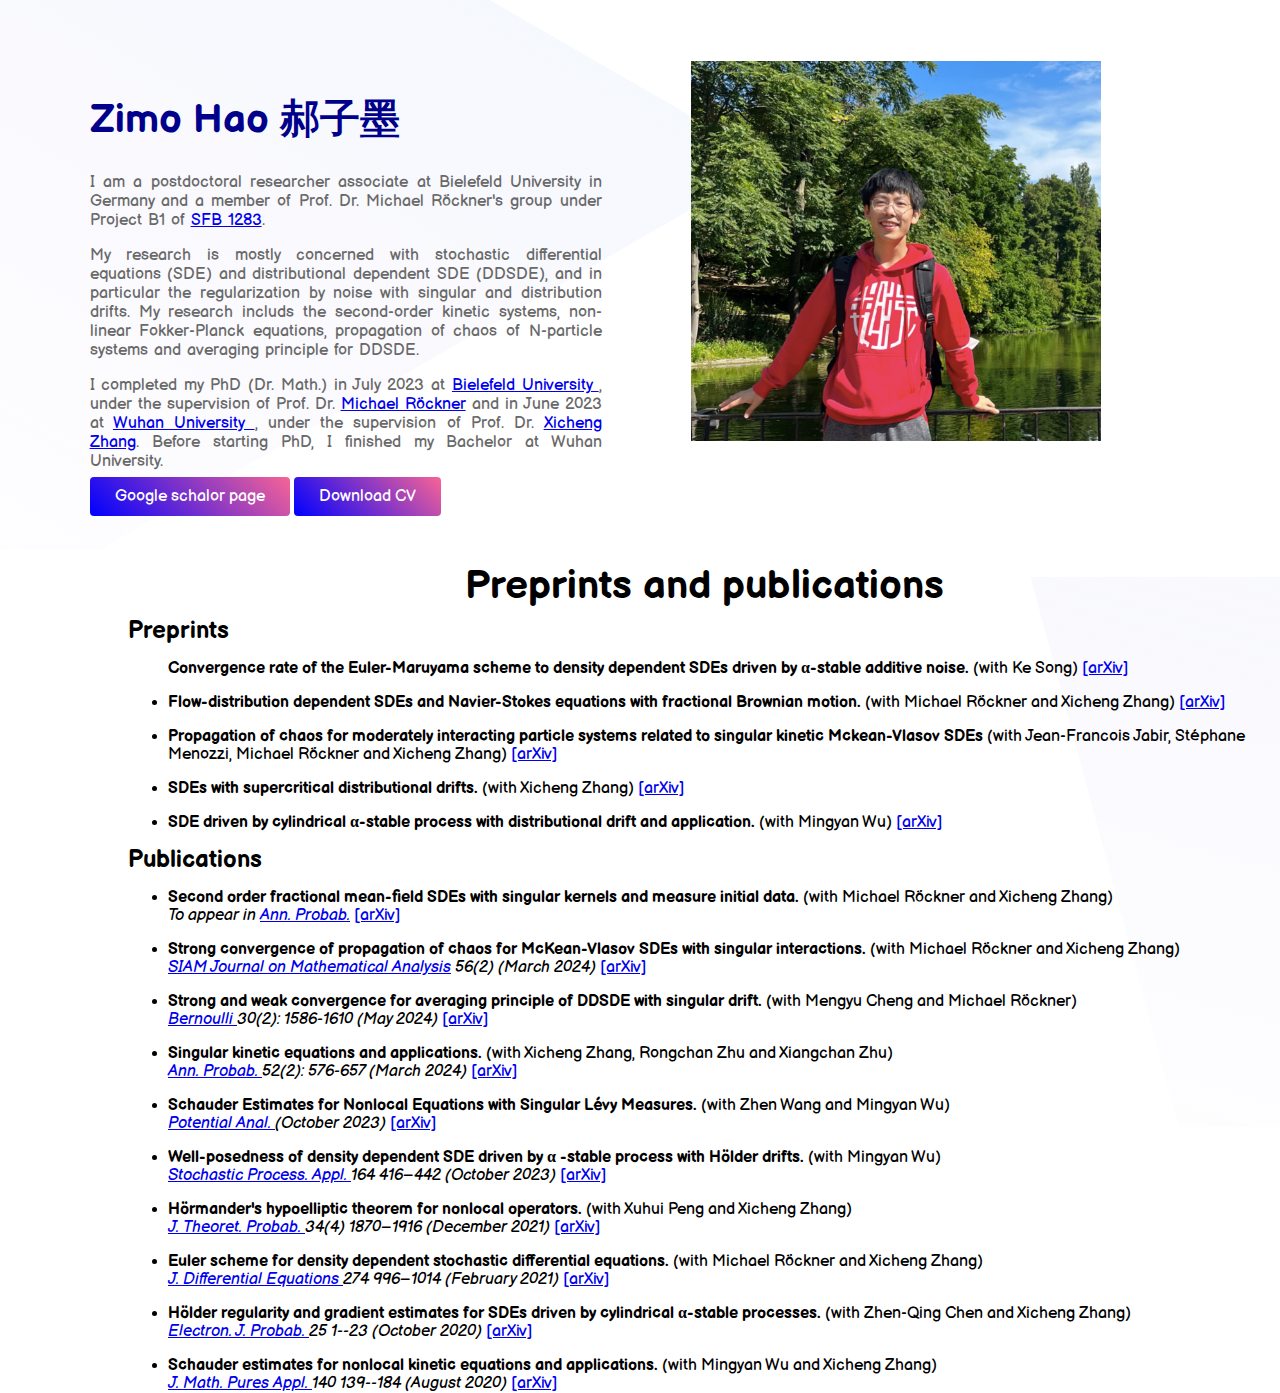
<file: index.html>
<!DOCTYPE html>
<html lang="en">
<head>
     <title>Zimo Hao</title>
    <link rel="stylesheet" href="style.css">
    <link href="https://fonts.googleapis.com/css2?family=Balsamiq+Sans&family=Josefin+Sans&family=Markazi+Text:wght@500&family=Noto+Sans+JP:wght@300&display=swap" rel="stylesheet">
</head>
<body>
    <section class="top-banner">
        <div class="half-width1">
            <h1><span class="name">Zimo Hao 郝子墨</span></h1>
            <p>I am a postdoctoral researcher associate at Bielefeld University in Germany and a member of Prof. Dr. Michael Röckner's group under Project B1 of 
               <a href="https://www.sfb1283.uni-bielefeld.de/" title="SFB 1283" target="_blank">SFB 1283</a>.

               <p>
               My research is mostly concerned with stochastic differential equations (SDE) and distributional dependent SDE (DDSDE),
and in particular the regularization by noise with singular and distribution drifts. My research includs the second-order kinetic systems, non-linear Fokker-Planck equations, propagation of chaos of N-particle systems and averaging principle for DDSDE.
               </p>
   <p> I completed my PhD (Dr. Math.) in July 2023 at <a href="https://pub.uni-bielefeld.de/record/2980828" title="Bielefeld University">Bielefeld University </a>, under the supervision of Prof. Dr. <a href="https://www.math.uni-bielefeld.de/~roeckner/" title="Michael Röckner">Michael Röckner</a> 
      and in June 2023 at <a href="pdf1.html" target="_blank" title="Wuhan University">Wuhan University </a>, under the supervision of Prof. Dr. <a href="https://math.bit.edu.cn/szdw/jgml/glyjrsxx/zxc1/index.htm" title="Xicheng Zhang">Xicheng Zhang</a>. Before starting PhD, I finished my Bachelor at Wuhan University.
               
               </p >
            <a class="link-button" target="_blank" href="https://scholar.google.de/citations?user=w06dacIAAAAJ&hl=zh-CN ">Google schalor page</a >
         <a class="link-button" href="pdf.html" target="_blank">Download CV</a >
        </div>
        <div class="half-width">
            <img src="images/image 2.png">    
    
 </section>
    

     
     
     <section class="latest-work">
        <div id="content">
            <h1 class="work">Preprints and publications</h1>
             <h2>Preprints</h2>
             <ul
                  <li>
                       <b>
                           Convergence rate of the Euler-Maruyama scheme to density dependent SDEs driven by α-stable additive noise.
                       </b>
                       (with Ke Song)
                       
                       <a class="class2" href="https://arxiv.org/pdf/2405.20840" ,="">[arXiv]</a>
                  </li> 

                  <p style="line-height:20px"></p>

                  <li>
                       <b>
                           Flow-distribution dependent SDEs and Navier-Stokes equations with fractional Brownian motion.
                       </b>
                       (with Michael Röckner and Xicheng Zhang)
                       
                       <a class="class2" href="https://arxiv.org/pdf/2405.19034" ,="">[arXiv]</a>
                  </li> 

                  <p style="line-height:20px"></p>

 <li>
                       <b>
                            Propagation of chaos for moderately interacting particle systems related to singular kinetic Mckean-Vlasov SDEs

                       </b>
                       (with Jean-Francois Jabir, Stéphane Menozzi, Michael Röckner and Xicheng Zhang)
                       
                       <a class="class2" href="https://arxiv.org/pdf/2405.09195" ,="">[arXiv]</a>
                  </li> 

                  <p style="line-height:20px"></p>

               
                  
                <li>
                       <b>
                           SDEs with supercritical distributional drifts. 
                       </b>
                       (with Xicheng Zhang)
                       
                       <a class="class2" href="https://arxiv.org/abs/2312.11145.pdf" ,="">[arXiv]</a>
                  </li> 

                  <p style="line-height:20px"></p>

                  <li>
                       <b>
                           SDE driven by cylindrical α-stable process with distributional drift and application.
                       </b>
                       (with Mingyan Wu)
                       
                       <a class="class2" href="https://arxiv.org/pdf/2305.18139.pdf" ,="">[arXiv]</a>
                  </li> 


                     <p style="line-height:20px"></p>
                 
               
                  
             </ul>
             <h2>Publications</h2>
             <ul> 
                    <li>
                       <b>
                           Second order fractional mean-field SDEs with singular kernels and measure initial data.
                       </b>
                       (with Michael Röckner and Xicheng Zhang)<br/>
                     <i>
                        To appear in <a class="class2" href="https://imstat.org/journals-and-publications/annals-of-probability/annals-of-probability-future-papers/">Ann. Probab.</a>
                       </i>
                       <a class="class2" href="https://arxiv.org/pdf/2302.04392.pdf" ,="">[arXiv]</a>
                  </li> 
                          <p style="line-height:20px"></p>
                  
                   <li>
                       <b>
                           Strong convergence of propagation of chaos for McKean-Vlasov SDEs with singular interactions.
                       </b>
                       (with Michael Röckner and Xicheng Zhang) <br/>
                     <i>
                         <a class="class2" href="https://epubs.siam.org/doi/10.1137/23M1556666">SIAM Journal on Mathematical Analysis</a> 56(2) (March 2024)
                       </i>
                       <a class="class2" href="https://arxiv.org/pdf/2204.07952.pdf" ,="">[arXiv]</a>
                  </li> 

                  <p style="line-height:24px"></p>

                  
                  <li>
                       <b>
                           Strong and weak convergence for averaging principle of DDSDE with singular drift.
                       </b>
                       (with Mengyu Cheng and Michael Röckner) <br/>
                       <i>
                         <a class="class2" href="https://projecteuclid.org/journals/bernoulli/volume-30/issue-2/Strong-and-weak-convergence-for-the-averaging-principle-of-DDSDE/10.3150/23-BEJ1646.full">Bernoulli  </a> 30(2): 1586-1610 (May 2024)
                       </i>
                       <a class="class2" href="https://arxiv.org/pdf/2207.12108.pdf" ,="">[arXiv]</a>
                  </li> 

                  <p style="line-height:24px"></p>
                  
                  <li>
                       <b>
                            Singular kinetic equations and applications.
                       </b>
                       (with Xicheng Zhang, Rongchan Zhu and Xiangchan Zhu) <br />
                       <i>
                         <a class="class2" href="https://projecteuclid.org/journals/annals-of-probability/volume-52/issue-2/Singular-kinetic-equations-and-applications/10.1214/23-AOP1666.full">Ann. Probab. </a> 52(2): 576-657 (March 2024)
                       </i>
                       <a class="class2" href="https://arxiv.org/pdf/2108.05042.pdf" ,="">[arXiv]</a>
                  </li>  

                       <p style="line-height:24px"></p>

                       
                   <li>
                       <b>
                           Schauder Estimates for Nonlocal Equations with Singular Lévy Measures.
                       </b>
                       (with Zhen Wang and Mingyan Wu) <br />
                       <i>
                           <a class="class2" href="https://link.springer.com/article/10.1007/s11118-023-10101-9">Potential Anal.  </a>(October 2023)
                       </i>
                       <a class="class2" href="https://arxiv.org/pdf/2002.09887.pdf" ,="">[arXiv]</a>
                  </li> 

                        <p style="line-height:24px"></p>
                            
                   <li>
                       <b>
                           Well-posedness of density dependent SDE driven by  α -stable process with Hölder drifts.
                       </b>
                       (with Mingyan Wu) <br/>
                       <i>
                           <a class="class2" href="https://www.sciencedirect.com/science/article/abs/pii/S0304414923001515?via%3Dihub">Stochastic Process. Appl.  </a> 164 416–442 (October 2023)
                       </i>
                       <a class="class2" href="https://arxiv.org/pdf/2112.06757.pdf" ,="">[arXiv]</a>
                  </li> 

                             <p style="line-height:24px"></p>
                                  
                   <li>
                       <b>
                           Hörmander's hypoelliptic theorem for nonlocal operators.
                       </b>
                       (with Xuhui Peng and Xicheng Zhang) <br/>
                       <i>
                           <a class="class2" href="https://link.springer.com/article/10.1007/s10959-020-01020-1">J. Theoret. Probab.  </a> 34(4) 1870–1916 (December 2021)
                       </i>
                       <a class="class2" href="https://arxiv.org/pdf/1901.06621.pdf" ,="">[arXiv]</a>
                  </li> 
                                  <p style="line-height:24px"></p>
                   <li>
                       <b>
                           Euler scheme for density dependent stochastic differential equations.
                       </b>
                       (with Michael Röckner and Xicheng Zhang) <br />
                       <i>
                           <a class="class2" href="https://www.sciencedirect.com/science/article/pii/S0022039620306008">J. Differential Equations  </a> 274 996–1014 (February 2021)
                       </i>
                       <a class="class2" href="https://arxiv.org/pdf/2007.15426.pdf" ,="">[arXiv]</a>
                  </li> 
                                       <p style="line-height:24px"> </p>
           
                    <li>
                       <b>
                           Hölder regularity and gradient estimates for SDEs driven by cylindrical  α-stable processes.
                       </b>
                       (with Zhen-Qing Chen and Xicheng Zhang) <br />
                       <i>
                           <a class="class2" href="https://projecteuclid.org/journals/electronic-journal-of-probability/volume-25/issue-none/H%c3%b6lder-regularity-and-gradient-estimates-for-SDEs-driven-by-cylindrical/10.1214/20-EJP542.full">Electron. J. Probab.  </a> 25 1--23 (October 2020)
                       </i>
                       <a class="class2" href="https://arxiv.org/pdf/2001.03873.pdf" ,="">[arXiv]</a>
                  </li> 
                                            <p style="line-height:24px"></p>
                  <li>
                       <b>
                            Schauder estimates for nonlocal kinetic equations and applications.
                       </b>
                       (with Mingyan Wu and Xicheng Zhang) <br />
                       <i>
                           <a class="class2" href="https://www.sciencedirect.com/science/article/pii/S002178242030101X?via%3Dihub">J. Math. Pures Appl.  </a> 140 139--184 (August 2020)
                       </i>
                       <a class="class2" href="https://arxiv.org/pdf/1903.09967.pdf" ,="">[arXiv]</a>
                  </li>  
             </ul> 

</section>
</file>
<file: style.css>
body{
    font-family: 'Balsamiq Sans', cursive;
    margin: 0px;
}
h1{
    font-size: 40px;
}
p{
    text-align: justify;
    word-spacing: 2px;
    color: dimgray;
}
.name{
    color: DarkBlue;
}
.half-width1{
    width: 40%;
    float: left; 
    margin-left:5%;
    padding-left: 2%;
    margin-top: 5%;
}
.half-width{
    width: 40%;
    float: left; 
    margin-left:5%;
    padding-left: 2%;
}
.half-width img{
    margin-top: 12%;
    width: 80%;
}
.top-banner{
    background-image: url(images/header-bg.png);
    background-repeat: no-repeat;
}
section{
    height: 350px;
    padding-bottom: 200px;;
    
}
.link-button{
    text-decoration: none;
    background-image: linear-gradient(45deg, blue, rgb(247, 100, 149));
    color: white;
    border-radius: 4px;
    font-weight: 70;
    padding: 10px 25px;
}
.biography{
    background-image: url(images/biography-bg.png);
    background-repeat: no-repeat;
    position: relative;
}
.work{
    text-align: center;
}

.content{
    text-align: left;
    width: 925px;
    padding: 15px 0 20px 0;
    margin: 0;
    color: #5D5D5D;
}

.latest-work{
    background-image: url(images/latest-work-bg.png);
    background-repeat: no-repeat;
    background-position:top;
    background-attachment: fixed;
    margin-left: 10%;
    font-size: calc(var(--size, 1) * 16px);
        line-height: calc(var(--size, 1) * 18px);

}

.latest-work-image img{
    width: 25%;
    float: left;
    margin: 3%;
    
}


.footer-work{
    background-image: url(images/footer-bg.png);
    background-repeat: no-repeat;
    position: right;
    text-align: center;
}
.footer-work p3{
    color: dimgray;
}
.footer-work p2{
    color: dimgrey;
    font-size: 12px;
}

.quotes{
    margin-top: 20px;
}
.quotes p3{
    color: dimgrey;
    text-align: center;
}

.bigbutton{
    padding: 40px 65px;
    background-image: linear-gradient(45deg, deeppink, rgb(247, 100, 149));
    margin: 100px 450px;
    text-align: center;
    color: white;
    border-radius: 6px;
}
footer p{
    text-align: center;
    font-size: 12px;
}
.message{
    text-align: center;
    font-size: 12px;
}
</file>
